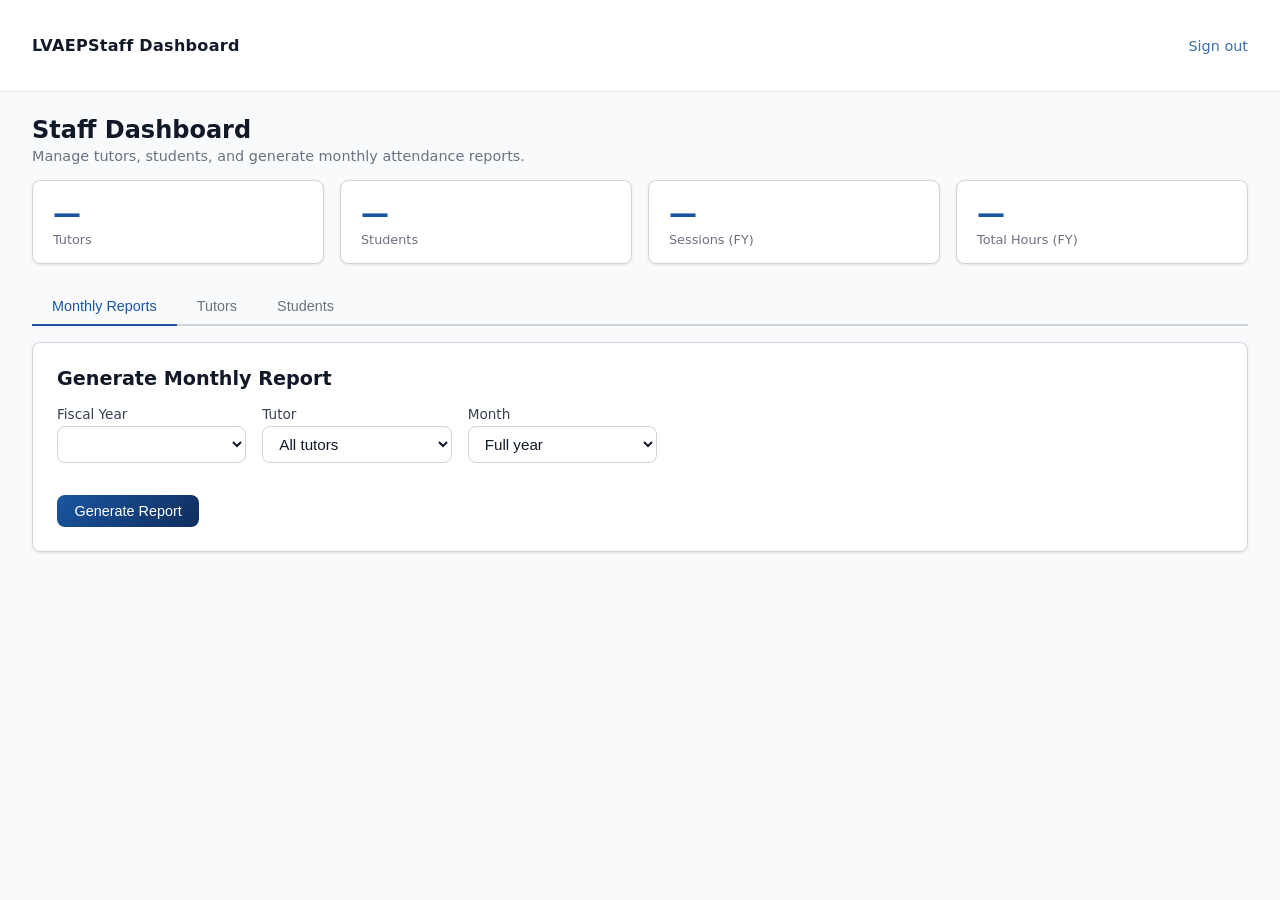
<file: admin.html>
<!DOCTYPE html>
<html lang="en">
<head>
  <meta charset="UTF-8" />
  <meta name="viewport" content="width=device-width, initial-scale=1.0" />
  <title>LVAEP — Staff Dashboard</title>
  <link rel="stylesheet" href="css/styles.css" />
  <style>
    .tab-bar { display: flex; gap: 0; border-bottom: 2px solid var(--border); margin: 1.5rem 0 1rem; }
    .tab-btn { background: none; border: none; padding: .6rem 1.25rem; font-size: .9rem; font-weight: 500; cursor: pointer; color: var(--gray); border-bottom: 2px solid transparent; margin-bottom: -2px; transition: color .15s, border-color .15s; }
    .tab-btn.active { color: var(--blue); border-bottom-color: var(--blue); }
    .tab-panel { display: none; }
    .tab-panel.active { display: block; }
    .report-day-cell { min-width: 2rem; }
    @media print {
      nav, .tab-bar, .no-print { display: none !important; }
      .tab-panel { display: block !important; }
      body { background: white; }
    }
  </style>
</head>
<body>

<nav>
  <div class="brand">LVAEP<span>Staff Dashboard</span></div>
  <div class="nav-right">
    <span id="nav-user"></span>
    <a href="#" id="nav-signout">Sign out</a>
  </div>
</nav>

<div class="page-wrap">

  <div class="page-header">
    <h1>Staff Dashboard</h1>
    <p>Manage tutors, students, and generate monthly attendance reports.</p>
  </div>

  <!-- Summary stats -->
  <div class="stats-row" id="admin-stats">
    <div class="stat-card"><div class="stat-val" id="s-tutors">—</div><div class="stat-lbl">Tutors</div></div>
    <div class="stat-card"><div class="stat-val" id="s-students">—</div><div class="stat-lbl">Students</div></div>
    <div class="stat-card"><div class="stat-val" id="s-sessions">—</div><div class="stat-lbl">Sessions (FY)</div></div>
    <div class="stat-card"><div class="stat-val" id="s-hours">—</div><div class="stat-lbl">Total Hours (FY)</div></div>
  </div>

  <!-- Tabs -->
  <div class="tab-bar">
    <button class="tab-btn active" data-tab="reports">Monthly Reports</button>
    <button class="tab-btn" data-tab="tutors">Tutors</button>
    <button class="tab-btn" data-tab="students">Students</button>
  </div>

  <!-- ── REPORTS TAB ────────────────────────────────────────────────────────── -->
  <div class="tab-panel active" id="tab-reports">
    <div class="card">
      <h2>Generate Monthly Report</h2>
      <div class="form-row" style="max-width:600px; margin-bottom:1rem;">
        <div class="form-group">
          <label>Fiscal Year</label>
          <select id="rep-fy" class="form-control"></select>
        </div>
        <div class="form-group">
          <label>Tutor</label>
          <select id="rep-tutor" class="form-control">
            <option value="">All tutors</option>
          </select>
        </div>
        <div class="form-group">
          <label>Month</label>
          <select id="rep-month" class="form-control">
            <option value="">Full year</option>
          </select>
        </div>
      </div>
      <div class="flex gap-1 no-print">
        <button class="btn btn-primary" id="rep-generate-btn">Generate Report</button>
        <button class="btn btn-ghost" id="rep-print-btn" style="display:none;">Print / Save PDF</button>
      </div>
    </div>

    <div id="report-output" style="margin-top:1rem;"></div>
  </div>

  <!-- ── TUTORS TAB ─────────────────────────────────────────────────────────── -->
  <div class="tab-panel" id="tab-tutors">
    <div class="flex justify-between items-center" style="margin-bottom:1rem;">
      <h2 style="margin:0;">Tutors</h2>
      <button class="btn btn-primary no-print" id="add-tutor-btn">+ Add Tutor</button>
    </div>
    <div class="card table-wrap">
      <table>
        <thead><tr><th>Name</th><th>Email</th><th>Students</th><th class="no-print"></th></tr></thead>
        <tbody id="tutors-body"><tr><td colspan="4"><div class="loading-full" style="min-height:3rem;"></div></td></tr></tbody>
      </table>
    </div>
  </div>

  <!-- ── STUDENTS TAB ───────────────────────────────────────────────────────── -->
  <div class="tab-panel" id="tab-students">
    <div class="flex justify-between items-center" style="margin-bottom:1rem;">
      <h2 style="margin:0;">Students</h2>
      <button class="btn btn-primary no-print" id="add-student-btn">+ Add Student</button>
    </div>
    <div class="card table-wrap">
      <table>
        <thead><tr><th>Name</th><th>Tutor</th><th>Status</th><th class="no-print"></th></tr></thead>
        <tbody id="students-body"><tr><td colspan="4"><div class="loading-full" style="min-height:3rem;"></div></td></tr></tbody>
      </table>
    </div>
  </div>

</div>

<!-- ── Add Tutor Modal ──────────────────────────────────────────────────────── -->
<div class="modal-overlay hidden" id="modal-tutor">
  <div class="modal">
    <div class="modal-header">
      <h3 id="tutor-modal-title">Add Tutor</h3>
      <button class="modal-close" id="close-tutor-modal">✕</button>
    </div>
    <div id="tutor-modal-error" class="alert alert-error" style="display:none;"></div>
    <div class="form-group">
      <label>Full Name</label>
      <input id="tutor-name" type="text" class="form-control" placeholder="Jane Smith" />
    </div>
    <div class="form-group">
      <label>Email</label>
      <input id="tutor-email" type="email" class="form-control" placeholder="jane@example.com" />
    </div>
    <div class="form-group" id="tutor-pass-group">
      <label>Temporary Password</label>
      <input id="tutor-pass" type="text" class="form-control" placeholder="Min 6 characters" />
    </div>
    <div class="flex gap-1 mt-2">
      <button class="btn btn-primary" id="save-tutor-btn">Create Account</button>
      <button class="btn btn-ghost" id="cancel-tutor-btn">Cancel</button>
    </div>
  </div>
</div>

<!-- ── Add Student Modal ────────────────────────────────────────────────────── -->
<div class="modal-overlay hidden" id="modal-student">
  <div class="modal">
    <div class="modal-header">
      <h3 id="student-modal-title">Add Student</h3>
      <button class="modal-close" id="close-student-modal">✕</button>
    </div>
    <div class="form-group">
      <label>Student Name</label>
      <input id="student-name" type="text" class="form-control" placeholder="Full name" />
    </div>
    <div class="form-group">
      <label>Assign to Tutor</label>
      <select id="student-tutor" class="form-control">
        <option value="">— select —</option>
      </select>
    </div>
    <div class="form-group">
      <label>Status</label>
      <select id="student-status" class="form-control">
        <option value="active">Active</option>
        <option value="stopped">Stopped</option>
      </select>
    </div>
    <div class="flex gap-1 mt-2">
      <button class="btn btn-primary" id="save-student-btn">Save</button>
      <button class="btn btn-ghost" id="cancel-student-btn">Cancel</button>
    </div>
  </div>
</div>

<script type="module">
import {
  requireAuth, signOut, auth,
  getAllTutors, getAllStudents, getSessionsForTutor,
  buildReport, fiscalYear, MONTHS, calToFiscal,
  db, collection, doc, setDoc, updateDoc, addDoc, getDocs, query, where,
  setNavUser, toast
} from "./js/app.js";

// Firebase Auth REST API for creating users (requires admin SDK normally,
// but we use a Cloud Function approach — for plain HTML we create users
// via sign-in with a secondary app instance)
import { initializeApp } from "https://www.gstatic.com/firebasejs/10.12.2/firebase-app.js";
import { getAuth, createUserWithEmailAndPassword } from "https://www.gstatic.com/firebasejs/10.12.2/firebase-auth.js";
import firebaseConfig from "./js/firebase-config.js";

let adminProfile, tutors, students, allSessions = [];
const fy = fiscalYear();

// ── Boot ───────────────────────────────────────────────────────────────────────
(async () => {
  ({ profile: adminProfile } = await requireAuth(["admin"]));
  setNavUser(adminProfile.name);

  [tutors, students] = await Promise.all([getAllTutors(), getAllStudents()]);

  // Load all sessions for the current FY
  await loadAllSessions();

  renderStats();
  renderTutors();
  renderStudents();
  populateReportSelects();
  populateTutorDropdown();
})();

async function loadAllSessions() {
  const promises = tutors.map(t => getSessionsForTutor(t.id, fy));
  const results  = await Promise.all(promises);
  allSessions = results.flat();
}

// ── Stats ──────────────────────────────────────────────────────────────────────
function renderStats() {
  document.getElementById("s-tutors").textContent   = tutors.length;
  document.getElementById("s-students").textContent = students.length;
  document.getElementById("s-sessions").textContent = allSessions.length;
  document.getElementById("s-hours").textContent    = allSessions.reduce((a,s) => a + s.hours, 0).toFixed(1);
}

// ── Tabs ───────────────────────────────────────────────────────────────────────
document.querySelectorAll(".tab-btn").forEach(btn => {
  btn.addEventListener("click", () => {
    document.querySelectorAll(".tab-btn, .tab-panel").forEach(el => el.classList.remove("active"));
    btn.classList.add("active");
    document.getElementById(`tab-${btn.dataset.tab}`).classList.add("active");
  });
});

// ── Tutors table ───────────────────────────────────────────────────────────────
function renderTutors() {
  const stuByTutor = {};
  students.forEach(s => { stuByTutor[s.tutorId] = (stuByTutor[s.tutorId] || 0) + 1; });

  document.getElementById("tutors-body").innerHTML = tutors.length ? tutors.map(t => `
    <tr>
      <td><strong>${t.name}</strong></td>
      <td>${t.email}</td>
      <td><span class="badge badge-blue">${stuByTutor[t.id] || 0} student${stuByTutor[t.id] !== 1 ? "s" : ""}</span></td>
      <td class="no-print"><button class="btn btn-ghost btn-sm" onclick="alert('To remove a tutor, disable their account in Firebase Console → Authentication.')">Manage</button></td>
    </tr>`).join("") :
    `<tr><td colspan="4"><div class="empty-state"><p>No tutors yet. Click "+ Add Tutor" to create one.</p></div></td></tr>`;
}

// ── Students table ─────────────────────────────────────────────────────────────
function renderStudents() {
  const tutorMap = Object.fromEntries(tutors.map(t => [t.id, t.name]));
  document.getElementById("students-body").innerHTML = students.length ? students.map(s => `
    <tr>
      <td><strong>${s.name}</strong></td>
      <td>${tutorMap[s.tutorId] ?? "Unassigned"}</td>
      <td><span class="badge ${s.status === "active" ? "badge-green" : "badge-red"}">${s.status ?? "active"}</span></td>
      <td class="no-print">
        <button class="btn btn-ghost btn-sm edit-stu-btn" data-id="${s.id}" data-name="${s.name}" data-tutor="${s.tutorId}" data-status="${s.status ?? 'active'}">Edit</button>
      </td>
    </tr>`).join("") :
    `<tr><td colspan="4"><div class="empty-state"><p>No students yet.</p></div></td></tr>`;
}

document.getElementById("students-body").addEventListener("click", e => {
  const btn = e.target.closest(".edit-stu-btn");
  if (!btn) return;
  openStudentModal({
    id:     btn.dataset.id,
    name:   btn.dataset.name,
    tutorId:btn.dataset.tutor,
    status: btn.dataset.status
  });
});

// ── Report selects ─────────────────────────────────────────────────────────────
function populateReportSelects() {
  // Fiscal years (last 3)
  const fyEl = document.getElementById("rep-fy");
  for (let y = fy; y >= fy - 2; y--) {
    const o = document.createElement("option");
    o.value = y; o.textContent = `FY${y} (Jul ${y-1} – Jun ${y})`;
    if (y === fy) o.selected = true;
    fyEl.appendChild(o);
  }

  // Tutors
  const tutorEl = document.getElementById("rep-tutor");
  tutors.forEach(t => {
    const o = document.createElement("option");
    o.value = t.id; o.textContent = t.name;
    tutorEl.appendChild(o);
  });

  // Months
  const moEl = document.getElementById("rep-month");
  MONTHS.forEach(m => {
    const o = document.createElement("option");
    o.value = m; o.textContent = m;
    moEl.appendChild(o);
  });
  // Pre-select current fiscal month
  const now = new Date();
  moEl.value = MONTHS[calToFiscal(now.getMonth())];
}

// ── Generate report ────────────────────────────────────────────────────────────
document.getElementById("rep-generate-btn").addEventListener("click", async () => {
  const repFy    = parseInt(document.getElementById("rep-fy").value);
  const tutorId  = document.getElementById("rep-tutor").value;
  const month    = document.getElementById("rep-month").value;
  const output   = document.getElementById("report-output");
  const printBtn = document.getElementById("rep-print-btn");

  output.innerHTML = `<div class="loading-full"><div class="spinner" style="border-color:var(--blue);border-top-color:transparent;width:2rem;height:2rem;border-width:3px;"></div><span>Loading…</span></div>`;

  const targetTutors = tutorId ? tutors.filter(t => t.id === tutorId) : tutors;
  const sessions = [];
  for (const t of targetTutors) {
    const s = await getSessionsForTutor(t.id, repFy);
    sessions.push(...s.map(x => ({ ...x, _tutorName: t.name })));
  }

  const monthsToShow = month ? [month] : MONTHS;

  // Group by tutor → student → sessions
  const tutorMap = Object.fromEntries(tutors.map(t => [t.id, t.name]));
  const stuMap   = Object.fromEntries(students.map(s => [s.id, s]));

  // Build per-tutor blocks
  const tutorIds = [...new Set(sessions.map(s => s.tutorId))];
  if (!tutorIds.length) {
    output.innerHTML = `<div class="card"><div class="empty-state"><p>No sessions found for the selected filters.</p></div></div>`;
    printBtn.style.display = "none";
    return;
  }

  let html = "";
  for (const tid of tutorIds) {
    const tSessions = sessions.filter(s => s.tutorId === tid);
    const stuIds    = [...new Set(tSessions.map(s => s.studentId))];

    html += `<div class="card" style="margin-bottom:1rem;page-break-inside:avoid;">
      <div class="flex justify-between items-center" style="margin-bottom:.75rem;">
        <h2 style="margin:0;">Tutor: ${tutorMap[tid] ?? tid}</h2>
        <span class="badge badge-blue">${tSessions.length} session${tSessions.length !== 1 ? "s" : ""} &nbsp;·&nbsp; ${tSessions.reduce((a,s)=>a+s.hours,0).toFixed(1)} hrs</span>
      </div>`;

    for (const sid of stuIds) {
      const stu  = stuMap[sid];
      const name = stu?.name ?? "Unknown";
      const sSessions = tSessions.filter(s => s.studentId === sid);

      html += `<div style="margin-bottom:1.25rem;">
        <h3 style="margin-bottom:.5rem;">Student: ${name}</h3>
        <div class="table-wrap">
          <table class="report-table">
            <thead><tr><th style="min-width:40px;">Day</th>${monthsToShow.map(m=>`<th>${m}</th>`).join("")}<th>Total</th></tr></thead>
            <tbody>`;

      let colTotals = Object.fromEntries(monthsToShow.map(m => [m, 0]));
      for (let d = 1; d <= 31; d++) {
        const daySessions = sSessions.filter(s => s.date.toDate().getDate() === d);
        let rowTotal = 0;
        const cells = monthsToShow.map(m => {
          const val = daySessions
            .filter(s => MONTHS[calToFiscal(s.date.toDate().getMonth())] === m)
            .reduce((a, s) => a + s.hours, 0);
          if (val) { colTotals[m] += val; rowTotal += val; }
          return `<td class="report-day-cell">${val || ""}</td>`;
        }).join("");
        html += `<tr><td>${d}</td>${cells}<td>${rowTotal || ""}</td></tr>`;
      }

      // Totals row
      const grandTotal = Object.values(colTotals).reduce((a,v)=>a+v,0);
      html += `<tr class="total-row"><td>Total</td>${monthsToShow.map(m=>`<td>${colTotals[m]||""}</td>`).join("")}<td>${grandTotal.toFixed(1)}</td></tr>`;
      html += `</tbody></table></div></div>`;
    }

    html += `</div>`;
  }

  output.innerHTML = html;
  printBtn.style.display = "inline-flex";
});

document.getElementById("rep-print-btn").addEventListener("click", () => window.print());

// ── Tutor modal ────────────────────────────────────────────────────────────────
document.getElementById("add-tutor-btn").addEventListener("click", () => {
  document.getElementById("tutor-name").value = "";
  document.getElementById("tutor-email").value = "";
  document.getElementById("tutor-pass").value = "";
  document.getElementById("tutor-modal-error").style.display = "none";
  document.getElementById("save-tutor-btn").textContent = "Create Account";
  document.getElementById("modal-tutor").classList.remove("hidden");
});
["close-tutor-modal","cancel-tutor-btn"].forEach(id =>
  document.getElementById(id).addEventListener("click", () =>
    document.getElementById("modal-tutor").classList.add("hidden")));

document.getElementById("save-tutor-btn").addEventListener("click", async () => {
  const name  = document.getElementById("tutor-name").value.trim();
  const email = document.getElementById("tutor-email").value.trim();
  const pass  = document.getElementById("tutor-pass").value;
  const errEl = document.getElementById("tutor-modal-error");
  errEl.style.display = "none";

  if (!name || !email || !pass) { errEl.textContent = "All fields are required."; errEl.style.display = "block"; return; }
  if (pass.length < 6) { errEl.textContent = "Password must be at least 6 characters."; errEl.style.display = "block"; return; }

  const btn = document.getElementById("save-tutor-btn");
  btn.disabled = true; btn.innerHTML = '<span class="spinner"></span>';

  try {
    // Create auth user via a secondary app instance so admin stays logged in
    const secondaryApp  = initializeApp(firebaseConfig, "secondary-" + Date.now());
    const secondaryAuth = getAuth(secondaryApp);
    const cred = await createUserWithEmailAndPassword(secondaryAuth, email, pass);
    await secondaryAuth.signOut();

    await setDoc(doc(db, "users", cred.user.uid), { name, email, role: "tutor" });

    tutors = await getAllTutors();
    renderTutors();
    populateTutorDropdown();
    document.getElementById("modal-tutor").classList.add("hidden");
    toast(`Tutor "${name}" created. Share their login: ${email} / ${pass}`);
  } catch (ex) {
    errEl.textContent = ex.message;
    errEl.style.display = "block";
  } finally {
    btn.disabled = false; btn.textContent = "Create Account";
  }
});

// ── Student modal ──────────────────────────────────────────────────────────────
let editingStudentId = null;

function populateTutorDropdown() {
  const sel = document.getElementById("student-tutor");
  sel.innerHTML = '<option value="">— select —</option>' +
    tutors.map(t => `<option value="${t.id}">${t.name}</option>`).join("");
}

function openStudentModal(stu = null) {
  editingStudentId = stu?.id ?? null;
  document.getElementById("student-modal-title").textContent = stu ? "Edit Student" : "Add Student";
  document.getElementById("student-name").value   = stu?.name ?? "";
  document.getElementById("student-tutor").value  = stu?.tutorId ?? "";
  document.getElementById("student-status").value = stu?.status ?? "active";
  document.getElementById("modal-student").classList.remove("hidden");
}

document.getElementById("add-student-btn").addEventListener("click", () => openStudentModal());
["close-student-modal","cancel-student-btn"].forEach(id =>
  document.getElementById(id).addEventListener("click", () =>
    document.getElementById("modal-student").classList.add("hidden")));

document.getElementById("save-student-btn").addEventListener("click", async () => {
  const name    = document.getElementById("student-name").value.trim();
  const tutorId = document.getElementById("student-tutor").value;
  const status  = document.getElementById("student-status").value;
  if (!name || !tutorId) { toast("Name and tutor are required.", "error"); return; }

  const btn = document.getElementById("save-student-btn");
  btn.disabled = true;

  try {
    if (editingStudentId) {
      const { updateDoc: upd, doc: docRef } = await import("https://www.gstatic.com/firebasejs/10.12.2/firebase-firestore.js");
      await updateDoc(doc(db, "students", editingStudentId), { name, tutorId, status });
    } else {
      await addDoc(collection(db, "students"), { name, tutorId, status, createdAt: new Date() });
    }
    students = await getAllStudents();
    renderStudents();
    document.getElementById("modal-student").classList.add("hidden");
    toast(editingStudentId ? "Student updated." : "Student added.");
  } catch (ex) {
    toast("Error: " + ex.message, "error");
  } finally {
    btn.disabled = false;
  }
});

// ── Sign out ───────────────────────────────────────────────────────────────────
document.getElementById("nav-signout").addEventListener("click", async (e) => {
  e.preventDefault();
  await signOut(auth);
  location.href = "index.html";
});

// Helper import
async function getAllStudents() {
  const { getDocs, collection: col } = await import("https://www.gstatic.com/firebasejs/10.12.2/firebase-firestore.js");
  const snap = await getDocs(col(db, "students"));
  return snap.docs.map(d => ({ id: d.id, ...d.data() }));
}
async function getAllTutors() {
  const { getDocs, collection: col, query: q, where: w } = await import("https://www.gstatic.com/firebasejs/10.12.2/firebase-firestore.js");
  const snap = await getDocs(q(col(db, "users"), w("role","==","tutor")));
  return snap.docs.map(d => ({ id: d.id, ...d.data() }));
}
</script>
</body>
</html>
</file>
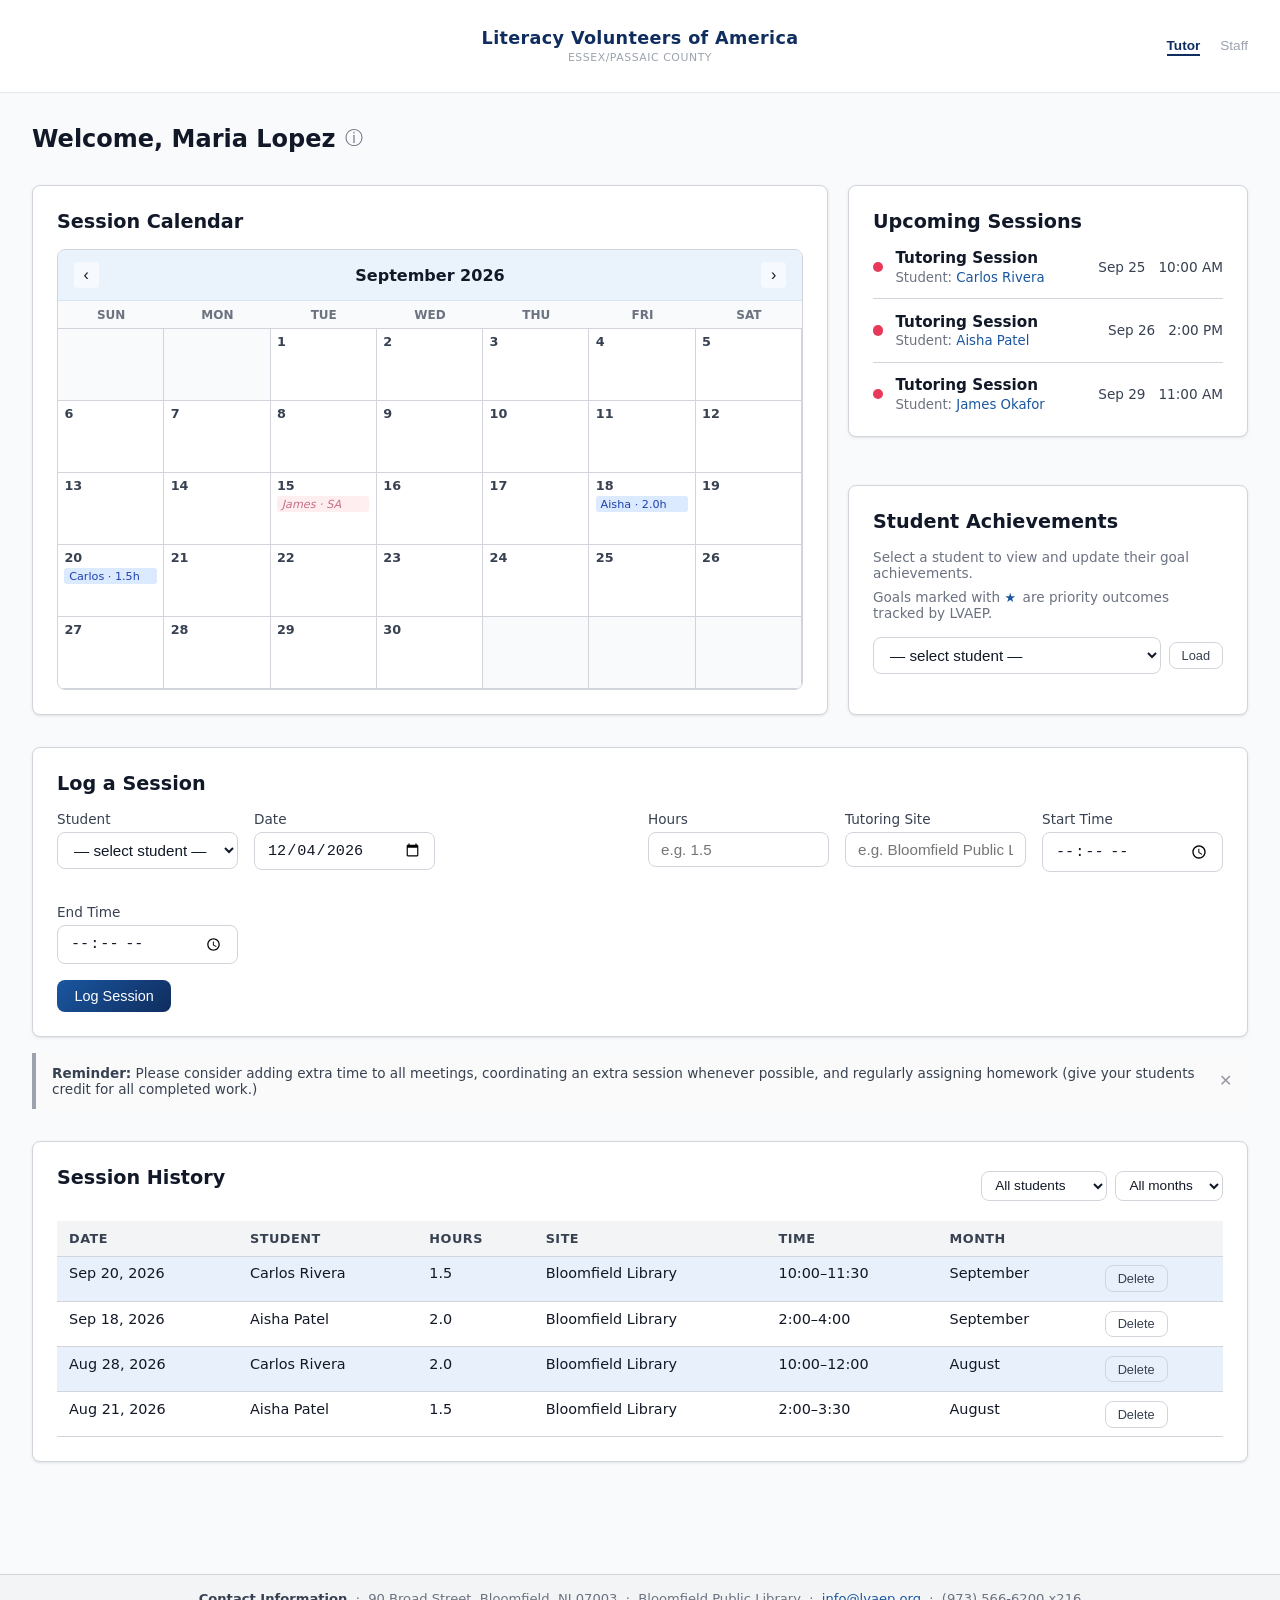
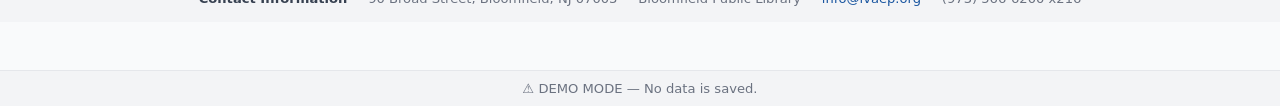
<file: demo.html>
<!DOCTYPE html>
<html lang="en">
<head>
  <meta charset="UTF-8" />
  <meta name="viewport" content="width=device-width, initial-scale=1.0" />
  <title>LVAEP — Demo</title>
  <link rel="stylesheet" href="css/styles.css" />
  <style>
    .demo-banner { background:#f3f4f6; color:#6b7280; border-bottom:1px solid #e5e7eb; text-align:center; padding:.4rem; font-size:.82rem; font-weight:500; }
    .tab-bar { display:flex; gap:0; border-bottom:2px solid var(--border); margin:1.5rem 0 1rem; }
    .tab-btn { background:none; border:none; padding:.6rem 1.25rem; font-size:.9rem; font-weight:500; cursor:pointer; color:var(--gray); border-bottom:2px solid transparent; margin-bottom:-2px; transition:color .15s,border-color .15s; }
    .tab-btn.active { color:var(--blue); border-bottom-color:var(--blue); }
    .tab-panel { display:none; }
    .tab-panel.active { display:block; }

    /* Session type pills */
    .type-pill { display:inline-block; padding:.1rem .45rem; border-radius:4px; font-size:.75rem; font-weight:500; }
    .type-hours { background:#dbeafe; color:#1e40af; }
    .type-ta    { background:#fef3c7; color:#92400e; }
    .type-sa    { background:#ffe4e6; color:#9f1239; }
    .type-h     { background:#d1fae5; color:#065f46; }

    /* Approval status */
    .status-pending  { background:#fef3c7; color:#92400e; }
    .status-approved { background:#d1fae5; color:#065f46; }
    .status-rejected { background:#fee2e2; color:#991b1b; }

    /* Info button */
    .info-btn-wrap { position:relative; display:inline-flex; align-items:center; }
    .info-btn { background:none; border:none; font-size:1.1rem; color:var(--gray); cursor:pointer; line-height:1; padding:.1rem; }
    .info-btn:hover { color:var(--blue); }
    .info-tooltip { display:none; position:absolute; left:1.5rem; top:50%; transform:translateY(-50%); background:#1e293b; color:#fff; font-size:.8rem; padding:.4rem .75rem; border-radius:6px; white-space:nowrap; z-index:10; box-shadow:0 4px 12px rgba(0,0,0,.2); }
    .info-tooltip.visible { display:block; }

    /* Two-column calendar layout */
    .cal-sidebar-layout { display:grid; grid-template-columns:1fr 400px; gap:1.25rem; align-items:stretch; width:100%; }
    .cal-col { min-width:0; }
    .sidebar-col { display:flex; flex-direction:column; justify-content:space-between; gap:0; }
    @media (max-width:900px) { .cal-sidebar-layout { grid-template-columns:1fr; } }

    /* Upcoming sessions */
    .upcoming-item { display:flex; align-items:center; justify-content:space-between; padding:.85rem 0; border-bottom:1px solid var(--border); gap:1rem; }
    .upcoming-item:last-child { border-bottom:none; padding-bottom:0; }
    .upcoming-item:first-child { padding-top:0; }
    .upcoming-left { display:flex; align-items:center; gap:.75rem; }
    .upcoming-dot { width:.65rem; height:.65rem; border-radius:50%; background:#e8395a; flex-shrink:0; }
    .upcoming-title { font-weight:600; font-size:.95rem; color:#111827; }
    .upcoming-meta { font-size:.83rem; color:var(--gray); margin-top:.15rem; }
    .upcoming-meta strong { color:var(--blue); font-weight:500; }
    .upcoming-date { font-size:.85rem; color:#374151; white-space:nowrap; font-weight:500; }

    /* Calendar */
    .cal-wrap { background:#fff; border:1px solid var(--border); border-radius:var(--radius); overflow:hidden; }
    .cal-header { display:flex; align-items:center; justify-content:space-between; padding:.75rem 1rem; background:#eaf2fb; color:#111827; border-bottom:1px solid #d4e6f5; }
    .cal-header button { background:rgba(255,255,255,.6); border:none; color:#111827; border-radius:4px; padding:.25rem .6rem; cursor:pointer; font-size:1rem; }
    .cal-header button:hover { background:rgba(255,255,255,.95); }
    .cal-grid { display:grid; grid-template-columns:repeat(7,1fr); }
    .cal-dow { text-align:center; padding:.4rem; font-size:.75rem; font-weight:600; text-transform:uppercase; color:var(--gray); background:#f9fafb; border-bottom:1px solid var(--border); }
    .cal-day { min-height:72px; padding:.3rem .4rem; border-right:1px solid var(--border); border-bottom:1px solid var(--border); cursor:pointer; transition:background .12s; position:relative; }
    .cal-day:hover { background:#eff6ff; }
    .cal-day:hover .cal-add { opacity:1; }
    .cal-add { position:absolute; top:.25rem; right:.3rem; font-size:.9rem; color:var(--blue); opacity:0; transition:opacity .15s; line-height:1; font-weight:600; pointer-events:none; }

    /* Quick-add popover */
    .quick-popover {
      position:absolute; z-index:200;
      background:#fff; border:1px solid var(--border);
      border-radius:var(--radius); padding:1rem;
      box-shadow:0 8px 24px rgba(0,0,0,.15);
      width:260px; display:none;
    }
    .quick-popover.visible { display:block; }
    .quick-popover h4 { font-size:.9rem; font-weight:600; margin-bottom:.75rem; color:#111827; }
    .quick-popover .form-group { margin-bottom:.6rem; }
    .quick-popover label { font-size:.78rem; }
    .quick-popover .form-control { font-size:.85rem; padding:.35rem .6rem; }
    .quick-popover-footer { display:flex; gap:.5rem; margin-top:.75rem; }
    .quick-popover-footer .btn { font-size:.8rem; padding:.35rem .75rem; }
    .cal-day.other-month { background:#f9fafb; }
    .cal-day.today { background:#eff6ff; }
    .cal-day.today .cal-day-num { background:var(--blue); color:#fff; border-radius:50%; width:1.4rem; height:1.4rem; display:flex; align-items:center; justify-content:center; font-size:.8rem; }
    .cal-day-num { font-size:.8rem; font-weight:600; color:#374151; margin-bottom:.2rem; }
    .cal-event { font-size:.7rem; border-radius:3px; padding:.1rem .3rem; margin-bottom:.15rem; white-space:nowrap; overflow:hidden; text-overflow:ellipsis; }
    .cal-event.hours { background:#dbeafe; color:#1e40af; }
    .cal-event.ta    { background:#fef3c7; color:#92400e; }
    .cal-event.sa    { background:#ffe4e6; color:#9f1239; }
    .cal-event.h     { background:#d1fae5; color:#065f46; }
    .cal-event.pending { opacity:.6; font-style:italic; }

    /* Contact footer */
    .contact-footer { background:#f3f4f6; border-top:1px solid var(--border); text-align:center; padding:1rem; font-size:.82rem; color:var(--gray); margin-top:3rem; }
    .contact-footer strong { color:#374151; }

    /* Reminder banner */
    .reminder-banner { background:#fafafa; border-left:4px solid #9ca3af; border-radius:0 var(--radius) var(--radius) 0; padding:.75rem 1rem; font-size:.85rem; color:#374151; margin-top:1rem; }

    /* Stopped panel */
    .stopped-panel { background:#fff1f2; border:1px solid #fecdd3; border-radius:var(--radius); padding:1rem 1.25rem; margin-top:1rem; }
    .stopped-panel h4 { color:#9f1239; margin-bottom:.5rem; font-size:.95rem; }

    /* Achievement star */
    .ach-star { color:var(--blue); font-weight:700; margin-right:.15rem; font-size:.8rem; }

    /* Approvals badge on tab */
    .tab-badge { background:#ef4444; color:#fff; border-radius:999px; font-size:.7rem; padding:.05rem .4rem; margin-left:.35rem; vertical-align:middle; }

    @media print {
      .demo-banner, nav, .tab-bar, .no-print, .reminder-banner { display:none !important; }
      .tab-panel { display:block !important; }
      body { background:white; }
      .contact-footer { position:fixed; bottom:0; width:100%; }
    }
  </style>
</head>
<body>

<nav>
  <div style="position:absolute;left:50%;transform:translateX(-50%);text-align:center;font-family:'Segoe UI',system-ui,sans-serif;">
    <div style="font-size:1.1rem;font-weight:700;letter-spacing:.02em;color:#0f2d5e;line-height:1.2;">Literacy Volunteers of America</div>
    <div style="font-size:.68rem;font-weight:400;color:#9ca3af;letter-spacing:.05em;text-transform:uppercase;margin-top:.15rem;">Essex/Passaic County</div>
  </div>
  <div></div>
  <div class="nav-right">
    <span id="nav-user"></span>
    <div style="display:flex;gap:1.25rem;">
      <button id="role-tutor-btn" onclick="setDemoRole('tutor')" style="background:none;border:none;border-bottom:2px solid #0f2d5e;cursor:pointer;font-size:.85rem;font-weight:600;color:#0f2d5e;padding:.1rem 0;transition:all .15s;">Tutor</button>
      <button id="role-staff-btn" onclick="setDemoRole('admin')" style="background:none;border:none;border-bottom:2px solid transparent;cursor:pointer;font-size:.85rem;font-weight:500;color:#9ca3af;padding:.1rem 0;transition:all .15s;">Staff</button>
    </div>
  </div>
</nav>

<!-- ── TUTOR VIEW ───────────────────────────────────────────────────────────── -->
<div id="view-tutor" style="display:none;">
  <div class="page-wrap">
    <div class="page-header" style="margin:2rem 0 2rem;">
      <div class="flex items-center gap-1">
        <h1 style="margin:0;">Welcome, Maria Lopez</h1>
        <div class="info-btn-wrap">
          <button class="info-btn" id="info-toggle" aria-label="Info">&#9432;</button>
          <div class="info-tooltip" id="info-tooltip">Fiscal Year FY2027 &nbsp;·&nbsp; Log sessions from the calendar or the form on the right.</div>
        </div>
      </div>
    </div>

    <!-- Calendar + Sidebar -->
    <div class="cal-sidebar-layout" style="margin-top:2rem;">

      <!-- Left: Calendar -->
      <div class="cal-col">
        <div class="card">
          <div style="margin-bottom:1rem;">
            <h2 style="margin:0;">Session Calendar</h2>
          </div>
          <div class="cal-wrap" id="cal-wrap"></div>
        </div>
      </div>

      <!-- Right: Upcoming + Achievements -->
      <div class="sidebar-col">

        <!-- Upcoming Sessions -->
        <div class="card">
          <h2 style="margin-bottom:1rem;">Upcoming Sessions</h2>
          <div id="upcoming-list">
            <div class="upcoming-item">
              <div class="upcoming-left">
                <span class="upcoming-dot"></span>
                <div>
                  <div class="upcoming-title">Tutoring Session</div>
                  <div class="upcoming-meta">Student: <strong>Carlos Rivera</strong></div>
                </div>
              </div>
              <div class="upcoming-date">Sep 25 &nbsp; 10:00 AM</div>
            </div>
            <div class="upcoming-item">
              <div class="upcoming-left">
                <span class="upcoming-dot"></span>
                <div>
                  <div class="upcoming-title">Tutoring Session</div>
                  <div class="upcoming-meta">Student: <strong>Aisha Patel</strong></div>
                </div>
              </div>
              <div class="upcoming-date">Sep 26 &nbsp; 2:00 PM</div>
            </div>
            <div class="upcoming-item">
              <div class="upcoming-left">
                <span class="upcoming-dot"></span>
                <div>
                  <div class="upcoming-title">Tutoring Session</div>
                  <div class="upcoming-meta">Student: <strong>James Okafor</strong></div>
                </div>
              </div>
              <div class="upcoming-date">Sep 29 &nbsp; 11:00 AM</div>
            </div>
          </div>
        </div>

        <!-- Student Achievements -->
        <div class="card mt-2" style="margin-top:1rem;">
          <h2>Student Achievements</h2>
          <p class="text-sm text-gray" style="margin-bottom:.5rem;">Select a student to view and update their goal achievements.</p>
          <p class="text-sm text-gray" style="margin-bottom:1rem;">Goals marked with <span class="ach-star">★</span> are priority outcomes tracked by LVAEP.</p>
          <div class="flex gap-1 items-center" style="margin-bottom:1rem;">
            <select id="ach-student-select" class="form-control">
              <option value="">— select student —</option>
              <option>Carlos Rivera</option>
              <option>Aisha Patel</option>
              <option>James Okafor</option>
            </select>
            <button class="btn btn-ghost btn-sm" id="ach-load-btn">Load</button>
          </div>
          <div id="ach-panel" style="display:none;">

            <!-- Recurring schedule -->
            <div class="form-row" style="margin-bottom:1rem;">
              <div class="form-group" style="margin:0;">
                <label>Regular Day(s)</label>
                <input type="text" class="form-control" id="ach-days" placeholder="e.g. Mondays, Wednesdays" />
              </div>
              <div class="form-group" style="margin:0;">
                <label>Regular Time(s)</label>
                <input type="text" class="form-control" id="ach-times" placeholder="e.g. 10:00 AM – 12:00 PM" />
              </div>
            </div>

            <div id="ach-form-inner"></div>

            <div class="stopped-panel">
              <h4>STOPPED</h4>
              <label class="ach-item" style="margin-bottom:.75rem;">
                <input type="checkbox" id="stopped-check" />
                <span>Student is no longer being tutored — notify the office ASAP.</span>
              </label>
              <div id="stopped-reason-group" style="display:none;">
                <div class="form-group mt-1">
                  <label>Reason</label>
                  <input type="text" class="form-control" id="stopped-reason" placeholder="Enter reason…" />
                </div>
                <a id="stopped-mailto" href="#" class="btn btn-danger btn-sm mt-1" style="display:none;text-decoration:none;">
                  📧 Notify Office by Email
                </a>
              </div>
            </div>

            <div class="flex gap-1 mt-2">
              <button class="btn btn-success" id="ach-save-btn">Save Achievements</button>
            </div>
          </div>
        </div>

      </div>
    </div>

    <!-- Log a Session (full width) -->
    <div class="card" style="margin-top:2rem;">
      <h2 style="margin-bottom:1rem;">Log a Session</h2>
      <form id="demo-log-form">
        <div class="form-row">
          <div class="form-group">
            <label>Student</label>
            <select id="demo-student" class="form-control">
              <option value="">— select student —</option>
              <option>Carlos Rivera</option>
              <option>Aisha Patel</option>
              <option>James Okafor</option>
            </select>
          </div>
          <div class="form-group">
            <label>Date</label>
            <input id="demo-date" type="date" class="form-control" />
          </div>
          <div class="form-group">
            <input type="hidden" id="demo-type" value="hours" />
          </div>
          <div class="form-group" id="hours-group">
            <label>Hours</label>
            <input id="demo-hours" type="number" class="form-control" min="0.25" max="12" step="0.25" placeholder="e.g. 1.5" />
          </div>
          <div class="form-group">
            <label>Tutoring Site</label>
            <input id="demo-site" type="text" class="form-control" placeholder="e.g. Bloomfield Public Library" />
          </div>
          <div class="form-group">
            <label>Start Time</label>
            <input id="demo-time-start" type="time" class="form-control" />
          </div>
          <div class="form-group">
            <label>End Time</label>
            <input id="demo-time-end" type="time" class="form-control" />
          </div>
        </div>
        <button type="submit" class="btn btn-primary">Log Session</button>
      </form>
    </div>

    <div class="reminder-banner" id="reminder-banner" style="display:flex;align-items:center;justify-content:space-between;">
      <span><strong>Reminder:</strong> Please consider adding extra time to all meetings, coordinating an extra session whenever possible, and regularly assigning homework (give your students credit for all completed work.)</span>
      <button onclick="document.getElementById('reminder-banner').style.display='none'" style="background:none;border:none;cursor:pointer;font-size:1rem;color:#6b7280;margin-left:1rem;line-height:1;opacity:.7;" title="Dismiss">✕</button>
    </div>

    <!-- Recent Sessions -->
    <div class="card" style="margin-top:2rem;">
      <div class="flex items-center justify-between" style="margin-bottom:1rem;">
        <h2 style="margin-bottom:1rem;">Session History</h2>
        <div class="flex gap-1 items-center">
          <select class="form-control" style="width:auto;padding:.35rem .6rem;font-size:.85rem;">
            <option>All students</option>
            <option>Carlos Rivera</option>
            <option>Aisha Patel</option>
            <option>James Okafor</option>
          </select>
          <select class="form-control" style="width:auto;padding:.35rem .6rem;font-size:.85rem;">
            <option>All months</option>
            <option>July</option><option>August</option><option>September</option>
          </select>
        </div>
      </div>
      <div class="table-wrap">
        <table class="sessions-table">
          <thead><tr><th>Date</th><th>Student</th><th>Hours</th><th>Site</th><th>Time</th><th>Month</th><th class="no-print"></th></tr></thead>
          <tbody id="demo-sessions-body">
            <tr><td>Sep 20, 2026</td><td>Carlos Rivera</td><td>1.5</td><td>Bloomfield Library</td><td>10:00–11:30</td><td>September</td><td><button class="btn btn-ghost btn-sm">Delete</button></td></tr>
            <tr><td>Sep 18, 2026</td><td>Aisha Patel</td><td>2.0</td><td>Bloomfield Library</td><td>2:00–4:00</td><td>September</td><td><button class="btn btn-ghost btn-sm">Delete</button></td></tr>
            <tr><td>Aug 28, 2026</td><td>Carlos Rivera</td><td>2.0</td><td>Bloomfield Library</td><td>10:00–12:00</td><td>August</td><td><button class="btn btn-ghost btn-sm">Delete</button></td></tr>
            <tr><td>Aug 21, 2026</td><td>Aisha Patel</td><td>1.5</td><td>Bloomfield Library</td><td>2:00–3:30</td><td>August</td><td><button class="btn btn-ghost btn-sm">Delete</button></td></tr>
          </tbody>
        </table>
      </div>
    </div>


  </div>
  <div class="contact-footer">
    <strong>Contact Information</strong> &nbsp;·&nbsp;
    90 Broad Street, Bloomfield, NJ 07003 &nbsp;·&nbsp;
    Bloomfield Public Library &nbsp;·&nbsp;
    <a href="mailto:info@lvaep.org">info@lvaep.org</a> &nbsp;·&nbsp;
    (973) 566-6200 x216
  </div>
</div>

<!-- ── ADMIN VIEW ───────────────────────────────────────────────────────────── -->
<div id="view-admin" style="display:none;">
  <div class="page-wrap">
    <div class="page-header">
      <h1>Staff Dashboard</h1>
    </div>

    <div class="tab-bar">
      <button class="tab-btn active" data-tab="reports">Monthly Reports</button>
      <button class="tab-btn" data-tab="tutors">Tutors</button>
      <button class="tab-btn" data-tab="students">Students</button>
    </div>

    <!-- ── REPORTS TAB ── -->
    <div class="tab-panel active" id="tab-reports">
      <div class="card">
        <h2>Generate Monthly Report</h2>
<div class="form-row" style="max-width:600px;margin-bottom:1rem;">
          <div class="form-group">
            <label>Fiscal Year</label>
            <select class="form-control"><option>FY2027 (Jul 2026 – Jun 2027)</option></select>
          </div>
          <div class="form-group">
            <label>Tutor</label>
            <select class="form-control">
              <option>All tutors</option>
              <option>Maria Lopez</option>
              <option>David Kim</option>
              <option>Sarah Chen</option>
              <option>Robert Nunez</option>
            </select>
          </div>
        </div>
        <div class="flex gap-1">
          <button class="btn btn-primary" id="demo-gen-btn">Generate Report</button>
          <button class="btn btn-ghost no-print" id="demo-print-btn" style="display:none;">Print</button>
          <button class="btn btn-ghost no-print" id="demo-csv-btn" style="display:none;">Export PDF</button>
        </div>
      </div>
      <div id="demo-report-output" style="margin-top:1rem;"></div>
    </div>

    <!-- ── TUTORS TAB ── -->
    <div class="tab-panel" id="tab-tutors">
      <div class="flex justify-between items-center" style="margin-bottom:1rem;">
        <h2 style="margin:0;">Tutors</h2>
        <button class="btn btn-primary no-print">+ Add Tutor</button>
      </div>
      <div class="card table-wrap">
        <table>
          <thead><tr><th>Name</th><th>Email</th><th>Students</th><th class="no-print"></th></tr></thead>
          <tbody>
            <tr><td><strong>Maria Lopez</strong></td><td>maria@example.com</td><td><span class="badge badge-blue">3 students</span></td><td class="no-print"><button class="btn btn-ghost btn-sm">Manage</button></td></tr>
            <tr><td><strong>David Kim</strong></td><td>david@example.com</td><td><span class="badge badge-blue">3 students</span></td><td class="no-print"><button class="btn btn-ghost btn-sm">Manage</button></td></tr>
            <tr><td><strong>Sarah Chen</strong></td><td>sarah@example.com</td><td><span class="badge badge-blue">3 students</span></td><td class="no-print"><button class="btn btn-ghost btn-sm">Manage</button></td></tr>
            <tr><td><strong>Robert Nunez</strong></td><td>robert@example.com</td><td><span class="badge badge-blue">2 students</span></td><td class="no-print"><button class="btn btn-ghost btn-sm">Manage</button></td></tr>
          </tbody>
        </table>
      </div>
    </div>

    <!-- ── STUDENTS TAB ── -->
    <div class="tab-panel" id="tab-students">
      <div class="flex justify-between items-center" style="margin-bottom:1rem;">
        <h2 style="margin:0;">Students</h2>
        <button class="btn btn-primary no-print">+ Add Student</button>
      </div>
      <div class="card table-wrap">
        <table>
          <thead><tr><th>Name</th><th>Tutor</th><th>Status</th><th>Stopped Reason</th><th class="no-print"></th></tr></thead>
          <tbody>
            <tr><td><strong>Carlos Rivera</strong></td><td>Maria Lopez</td><td><span class="badge badge-green">Active</span></td><td>—</td><td class="no-print"><button class="btn btn-ghost btn-sm">Edit</button></td></tr>
            <tr><td><strong>Aisha Patel</strong></td><td>Maria Lopez</td><td><span class="badge badge-green">Active</span></td><td>—</td><td class="no-print"><button class="btn btn-ghost btn-sm">Edit</button></td></tr>
            <tr><td><strong>James Okafor</strong></td><td>Maria Lopez</td><td><span class="badge badge-green">Active</span></td><td>—</td><td class="no-print"><button class="btn btn-ghost btn-sm">Edit</button></td></tr>
            <tr><td><strong>Priya Nair</strong></td><td>David Kim</td><td><span class="badge badge-green">Active</span></td><td>—</td><td class="no-print"><button class="btn btn-ghost btn-sm">Edit</button></td></tr>
            <tr><td><strong>Luis Morales</strong></td><td>David Kim</td><td><span class="badge badge-green">Active</span></td><td>—</td><td class="no-print"><button class="btn btn-ghost btn-sm">Edit</button></td></tr>
            <tr><td><strong>Fatima Hassan</strong></td><td>David Kim</td><td><span class="badge badge-red">Stopped</span></td><td class="text-gray text-sm">Relocated out of state</td><td class="no-print"><button class="btn btn-ghost btn-sm">Edit</button></td></tr>
            <tr><td><strong>Kevin Tran</strong></td><td>Sarah Chen</td><td><span class="badge badge-green">Active</span></td><td>—</td><td class="no-print"><button class="btn btn-ghost btn-sm">Edit</button></td></tr>
            <tr><td><strong>Amara Diallo</strong></td><td>Sarah Chen</td><td><span class="badge badge-green">Active</span></td><td>—</td><td class="no-print"><button class="btn btn-ghost btn-sm">Edit</button></td></tr>
            <tr><td><strong>Min-Jun Lee</strong></td><td>Sarah Chen</td><td><span class="badge badge-green">Active</span></td><td>—</td><td class="no-print"><button class="btn btn-ghost btn-sm">Edit</button></td></tr>
            <tr><td><strong>Rosa Gutierrez</strong></td><td>Robert Nunez</td><td><span class="badge badge-green">Active</span></td><td>—</td><td class="no-print"><button class="btn btn-ghost btn-sm">Edit</button></td></tr>
            <tr><td><strong>Dimitri Volkov</strong></td><td>Robert Nunez</td><td><span class="badge badge-green">Active</span></td><td>—</td><td class="no-print"><button class="btn btn-ghost btn-sm">Edit</button></td></tr>
          </tbody>
        </table>
      </div>
    </div>
  </div>

  <div class="contact-footer">
    <strong>Contact Information</strong> &nbsp;·&nbsp;
    90 Broad Street, Bloomfield, NJ 07003 &nbsp;·&nbsp;
    Bloomfield Public Library &nbsp;·&nbsp;
    <a href="mailto:info@lvaep.org">info@lvaep.org</a> &nbsp;·&nbsp;
    (973) 566-6200 x216
  </div>
</div>

<!-- Quick-add popover -->
<div class="quick-popover" id="quick-popover">
  <h4 id="quick-popover-title">Log Session</h4>
  <div class="form-group">
    <label>Student</label>
    <select id="quick-student" class="form-control">
      <option value="">— select —</option>
      <option>Carlos Rivera</option>
      <option>Aisha Patel</option>
      <option>James Okafor</option>
    </select>
  </div>
  <input type="hidden" id="quick-type" value="hours" />
  <div class="form-group" id="quick-hours-group">
    <label>Hours</label>
    <input id="quick-hours" type="number" class="form-control" min="0.25" max="12" step="0.25" placeholder="e.g. 1.5" />
  </div>
  <div class="quick-popover-footer">
    <button class="btn btn-primary" id="quick-save-btn">Log</button>
    <button class="btn btn-ghost" id="quick-cancel-btn">Cancel</button>
  </div>
</div>

<script>
// ── Data ───────────────────────────────────────────────────────────────────────
const ACH_GOALS = {
  "A. Economic": [
    { label:"Enter Employment", star:true }, { label:"Retain Employment", star:true },
    { label:"Leave public assistance", star:false }
  ],
  "B. Educational": [
    { label:"Achieve work-based project learner goal", star:false },
    { label:"Enter Occupational Skills Training Program", star:true },
    { label:"Enter Postsecondary Education", star:true },
    { label:"Obtain High School Diploma", star:true }
  ],
  "C. Family": [
    { label:"Help more frequently with school", star:false },
    { label:"Increase contact with child(ren)'s teachers", star:false },
    { label:"More involvement in child(ren)'s school activities", star:false },
    { label:"Purchase books or magazines", star:false },
    { label:"Read to child(ren)", star:false },
    { label:"Visit the library (with/for child(ren))", star:false }
  ],
  "D. Societal/Community": [
    { label:"Obtain citizenship", star:true }, { label:"Achieve civics skills", star:false },
    { label:"Increase involvement in community activities", star:false },
    { label:"Vote or register to vote", star:false }
  ],
  "E. Other(s)": []
};

const DEMO_GRID = {
  "Carlos Rivera": { September:{ 10:"1.5", 20:"1.5" }, August:{ 7:"1.5", 28:"2.0" }, July:{ 15:"2.0" } },
  "Aisha Patel":   { September:{ 18:"2.0" }, August:{ 21:"SA" }, July:{ 8:"1.5", 30:"2.0" } },
  "James Okafor":  { September:{ 15:"SA" }, August:{ 14:"2.0" }, July:{ 1:"2.0", 22:"1.5", 4:"H" } }
};

// Calendar session events for tutor view (Sep 2026)
const CAL_EVENTS = {
  "2026-09-20": [{ student:"Carlos Rivera", type:"hours", hours:"1.5", approved:true }],
  "2026-09-18": [{ student:"Aisha Patel",   type:"hours", hours:"2.0", approved:true }],
  "2026-09-15": [{ student:"James Okafor",  type:"sa",    hours:null,  approved:false }],
  "2026-08-28": [{ student:"Carlos Rivera", type:"hours", hours:"2.0", approved:true }],
  "2026-08-21": [{ student:"Aisha Patel",   type:"ta",    hours:null,  approved:true }],
};

// ── Role switch ────────────────────────────────────────────────────────────────
function showView(role) {
  document.getElementById("view-tutor").style.display = role === "tutor" ? "block" : "none";
  document.getElementById("view-admin").style.display = role === "admin" ? "block" : "none";
}
function setDemoRole(role) {
  showView(role);
  const active   = "border-bottom:2px solid #0f2d5e;color:#0f2d5e;font-weight:600;";
  const inactive = "border-bottom:2px solid transparent;color:#9ca3af;font-weight:500;";
  document.getElementById("role-tutor-btn").style.cssText += role === "tutor" ? active : inactive;
  document.getElementById("role-staff-btn").style.cssText += role === "admin" ? active : inactive;
}
setDemoRole("tutor");

document.getElementById("demo-date").value = new Date().toISOString().split("T")[0];

// Info tooltip toggle
const infoBtn = document.getElementById("info-toggle");
const infoTip = document.getElementById("info-tooltip");
infoBtn.addEventListener("click", e => { e.stopPropagation(); infoTip.classList.toggle("visible"); });
document.addEventListener("click", () => infoTip.classList.remove("visible"));

// ── Calendar ───────────────────────────────────────────────────────────────────
let calYear = 2026, calMonth = 8; // Sep 2026 (0-indexed)

function buildCalendar() {
  const wrap  = document.getElementById("cal-wrap");
  const today = new Date();
  const first = new Date(calYear, calMonth, 1);
  const last  = new Date(calYear, calMonth + 1, 0);
  const startDow = first.getDay();

  const monthName = first.toLocaleDateString("en-US", { month:"long", year:"numeric" });
  let html = `
    <div class="cal-header">
      <button id="cal-prev">‹</button>
      <strong>${monthName}</strong>
      <button id="cal-next">›</button>
    </div>
    <div class="cal-grid">
      ${["Sun","Mon","Tue","Wed","Thu","Fri","Sat"].map(d=>`<div class="cal-dow">${d}</div>`).join("")}`;

  // Blank cells before first day
  for (let i = 0; i < startDow; i++) html += `<div class="cal-day other-month"></div>`;

  for (let d = 1; d <= last.getDate(); d++) {
    const dateKey = `${calYear}-${String(calMonth+1).padStart(2,"0")}-${String(d).padStart(2,"0")}`;
    const isToday = today.getFullYear()===calYear && today.getMonth()===calMonth && today.getDate()===d;
    const events  = CAL_EVENTS[dateKey] || [];
    const evHtml  = events.map(ev => {
      const lbl = ev.type === "hours" ? `${ev.student.split(" ")[0]} · ${ev.hours}h` : `${ev.student.split(" ")[0]} · ${ev.type.toUpperCase()}`;
      return `<div class="cal-event ${ev.type} ${ev.approved ? "" : "pending"}">${lbl}</div>`;
    }).join("");
    html += `<div class="cal-day${isToday?" today":""}" data-date="${dateKey}">
      <div class="cal-day-num">${d}</div>${evHtml}<span class="cal-add">+</span>
    </div>`;
  }

  // Trailing blanks
  const trailing = (7 - (startDow + last.getDate()) % 7) % 7;
  for (let i = 0; i < trailing; i++) html += `<div class="cal-day other-month"></div>`;
  html += `</div>`;

  wrap.innerHTML = html;

  document.getElementById("cal-prev").addEventListener("click", () => {
    calMonth--; if (calMonth < 0) { calMonth = 11; calYear--; } buildCalendar();
  });
  document.getElementById("cal-next").addEventListener("click", () => {
    calMonth++; if (calMonth > 11) { calMonth = 0; calYear++; } buildCalendar();
  });

  // Click day → open quick-add popover
  wrap.querySelectorAll(".cal-day[data-date]").forEach(el => {
    el.addEventListener("click", (e) => {
      e.stopPropagation();
      openQuickAdd(el.dataset.date, el);
    });
  });
}
buildCalendar();

// ── Quick-add popover ──────────────────────────────────────────────────────────
let quickDate = null;
const popover = document.getElementById("quick-popover");

function openQuickAdd(date, dayEl) {
  quickDate = date;
  const d = new Date(date + "T12:00:00");
  const label = d.toLocaleDateString("en-US", { weekday:"short", month:"short", day:"numeric" });
  document.getElementById("quick-popover-title").textContent = label;
  document.getElementById("quick-student").value = "";
  document.getElementById("quick-type").value = "hours";
  document.getElementById("quick-hours").value = "";
  document.getElementById("quick-hours-group").style.display = "";

  // Position popover near the clicked day
  const rect = dayEl.getBoundingClientRect();
  const scrollY = window.scrollY;
  popover.style.top  = (rect.bottom + scrollY + 4) + "px";
  popover.style.left = Math.min(rect.left, window.innerWidth - 280) + "px";
  popover.classList.add("visible");
}

function closeQuickAdd() { popover.classList.remove("visible"); quickDate = null; }

document.getElementById("quick-type").addEventListener("change", e => {
  document.getElementById("quick-hours-group").style.display = e.target.value === "hours" ? "" : "none";
});

document.getElementById("quick-cancel-btn").addEventListener("click", closeQuickAdd);
document.addEventListener("click", e => { if (!popover.contains(e.target)) closeQuickAdd(); });

document.getElementById("quick-save-btn").addEventListener("click", () => {
  const student = document.getElementById("quick-student").value;
  const type    = document.getElementById("quick-type").value;
  const hours   = document.getElementById("quick-hours").value;
  if (!student || (type === "hours" && !hours)) return;

  const d = new Date(quickDate + "T12:00:00");
  const mo = ["July","August","September","October","November","December","January","February","March","April","May","June"][
    d.getMonth() >= 6 ? d.getMonth() - 6 : d.getMonth() + 6
  ];
  const dateStr = d.toLocaleDateString("en-US", { month:"short", day:"numeric", year:"numeric" });
  const typeMap = {
    hours:`<span class="type-pill type-hours">Hours</span>`,
    TA:`<span class="type-pill type-ta">TA</span>`,
    SA:`<span class="type-pill type-sa">SA</span>`,
    H:`<span class="type-pill type-h">H</span>`
  };

  // Add to sessions table
  const tbody = document.getElementById("demo-sessions-body");
  const row = document.createElement("tr");
  row.innerHTML = `<td>${dateStr}</td><td>${student}</td><td>${hours}</td><td>—</td><td>—</td><td>${mo}</td><td><button class="btn btn-ghost btn-sm">Delete</button></td>`;
  tbody.insertBefore(row, tbody.firstChild);

  // Add to calendar
  if (!CAL_EVENTS[quickDate]) CAL_EVENTS[quickDate] = [];
  CAL_EVENTS[quickDate].push({ student, type: type === "hours" ? "hours" : type.toLowerCase(), hours: hours || null, approved: false });
  if (d.getFullYear() === calYear && d.getMonth() === calMonth) buildCalendar();

  closeQuickAdd();
});

// ── Session type toggle ────────────────────────────────────────────────────────
document.getElementById("demo-type").addEventListener("change", e => {
  document.getElementById("hours-group").style.display = e.target.value === "hours" ? "" : "none";
});

// ── Log session ────────────────────────────────────────────────────────────────
document.getElementById("demo-log-form").addEventListener("submit", e => {
  e.preventDefault();
  const student   = document.getElementById("demo-student").value;
  const date      = document.getElementById("demo-date").value;
  const type      = document.getElementById("demo-type").value;
  const hours     = document.getElementById("demo-hours").value;
  const site      = document.getElementById("demo-site").value || "—";
  const timeStart = document.getElementById("demo-time-start").value;
  const timeEnd   = document.getElementById("demo-time-end").value;
  if (!student || (type === "hours" && !hours)) return;

  const d = new Date(date + "T12:00:00");
  const mo = ["July","August","September","October","November","December","January","February","March","April","May","June"][
    d.getMonth() >= 6 ? d.getMonth() - 6 : d.getMonth() + 6
  ];
  const dateStr = d.toLocaleDateString("en-US",{month:"short",day:"numeric",year:"numeric"});
  const timeStr = timeStart && timeEnd ? `${timeStart}–${timeEnd}` : "—";
  const typeMap = {
    hours:`<span class="type-pill type-hours">Hours</span>`,
    TA:`<span class="type-pill type-ta">TA</span>`,
    SA:`<span class="type-pill type-sa">SA</span>`,
    H:`<span class="type-pill type-h">H</span>`
  };

  const tbody = document.getElementById("demo-sessions-body");
  const row = document.createElement("tr");
  row.innerHTML = `<td>${dateStr}</td><td>${student}</td><td>${hours}</td><td>${site}</td><td>${timeStr}</td><td>${mo}</td><td><button class="btn btn-ghost btn-sm">Delete</button></td>`;
  tbody.insertBefore(row, tbody.firstChild);

  // Add to calendar
  if (!CAL_EVENTS[date]) CAL_EVENTS[date] = [];
  CAL_EVENTS[date].push({ student, type: type === "hours" ? "hours" : type.toLowerCase(), hours: hours || null, approved: false });
  if (d.getFullYear() === calYear && d.getMonth() === calMonth) buildCalendar();

  if (type === "hours") document.getElementById("demo-hours").value = "";
  const btn = e.target.querySelector("button[type=submit]");
  btn.textContent = "✓ Logged!";
  btn.style.background = "var(--green)";
  setTimeout(() => { btn.textContent = "Log Session"; btn.style.background = ""; }, 1800);
});

document.getElementById("demo-sessions-body").addEventListener("click", e => {
  if (e.target.textContent === "Delete") e.target.closest("tr").remove();
});

// ── Achievements ───────────────────────────────────────────────────────────────
document.getElementById("ach-load-btn").addEventListener("click", () => {
  const sid = document.getElementById("ach-student-select").value;
  if (!sid) return;
  const preChecked = { "A. Economic__0": true, "B. Educational__3": true };
  document.getElementById("ach-form-inner").innerHTML = Object.entries(ACH_GOALS).map(([cat, goals]) => `
    <div class="ach-section"><h4>${cat}</h4><div class="ach-grid">
      ${goals.map((g,i) => `<label class="ach-item"><input type="checkbox" ${preChecked[`${cat}__${i}`]?"checked":""} />${g.star?`<span class="ach-star">★</span>`:""}${g.label}</label>`).join("")}
      ${cat==="E. Other(s)"?`<div class="form-group mt-1" style="margin:0"><input type="text" class="form-control" placeholder="Describe other goal…" /></div>`:""}
    </div></div>`).join("");
  document.getElementById("ach-panel").style.display = "block";
  document.getElementById("stopped-check").checked = false;
  document.getElementById("stopped-reason-group").style.display = "none";
});
document.getElementById("stopped-check").addEventListener("change", e => {
  document.getElementById("stopped-reason-group").style.display = e.target.checked ? "block" : "none";
  updateStoppedMailto();
});
document.getElementById("stopped-reason").addEventListener("input", updateStoppedMailto);
function updateStoppedMailto() {
  const mailto = document.getElementById("stopped-mailto");
  if (!document.getElementById("stopped-check").checked) { mailto.style.display = "none"; return; }
  const sel = document.getElementById("ach-student-select");
  const student = sel.options[sel.selectedIndex]?.text || "student";
  const reason  = document.getElementById("stopped-reason").value.trim();
  const subject = encodeURIComponent(`STOPPED: ${student}`);
  const body    = encodeURIComponent(`Dear LVAEP Staff,\n\nI am writing to inform you that the following student has stopped tutoring:\n\nStudent: ${student}\nReason: ${reason || "(no reason provided)"}\n\nPlease update your records accordingly.\n\nThank you.`);
  mailto.href = `mailto:info@lvaep.org?subject=${subject}&body=${body}`;
  mailto.style.display = "inline-flex";
}
document.getElementById("ach-save-btn").addEventListener("click", () => {
  const btn = document.getElementById("ach-save-btn");
  btn.textContent = "✓ Saved!"; btn.style.background = "#1a7a4a";
  setTimeout(() => { btn.textContent = "Save Achievements"; btn.style.background = ""; }, 1800);
});

// ── Admin tabs ─────────────────────────────────────────────────────────────────
document.querySelectorAll(".tab-btn").forEach(btn => {
  btn.addEventListener("click", () => {
    document.querySelectorAll(".tab-btn,.tab-panel").forEach(el => el.classList.remove("active"));
    btn.classList.add("active");
    document.getElementById(`tab-${btn.dataset.tab}`).classList.add("active");
  });
});

// ── Generate report ────────────────────────────────────────────────────────────
let lastReportData = [];

document.getElementById("demo-gen-btn").addEventListener("click", () => {
  const output   = document.getElementById("demo-report-output");
  const printBtn = document.getElementById("demo-print-btn");
  const csvBtn   = document.getElementById("demo-csv-btn");
  const months = ["July","August","September","October","November","December","January","February","March","April","May","June"];

  lastReportData = [];

  const fiscalYear = "FY2027 (July 2026 – June 2027)";
  const tutorName  = "Maria Lopez";
  const tutoringSite = "Bloomfield Public Library";

  const keyBar = `<p style="font-size:.78rem;color:var(--gray);margin-bottom:1.25rem;">
    <strong style="color:#374151;">Key:</strong> &nbsp; Numbers = hours tutored &nbsp;·&nbsp;
    <span class="type-ta">TA</span> = Tutor Absent &nbsp;·&nbsp;
    <span class="type-sa">SA</span> = Student Absent &nbsp;·&nbsp;
    <span class="type-h">H</span> = Holiday
  </p>`;

  let html = keyBar;

  Object.entries(DEMO_GRID).forEach(([student, byMonth]) => {
    const colTotals = {};
    months.forEach(m => colTotals[m] = 0);

    // Build month blocks
    const monthBlocks = months.map(m => {
      const rows = [];
      for (let d = 1; d <= 31; d++) {
        const v = byMonth[m]?.[d];
        if (!v) continue;
        const num = parseFloat(v);
        if (!isNaN(num)) { colTotals[m] += num; }
        lastReportData.push({ student, month: m, day: d, value: v });
        const cls = v==="TA"?"type-ta":v==="SA"?"type-sa":v==="H"?"type-h":"";
        rows.push(`<tr><td>${d}</td><td class="${cls}">${v}</td></tr>`);
      }
      const total = colTotals[m];
      const inner = rows.length
        ? `<table><thead><tr><th>Day</th><th>Hrs</th></tr></thead><tbody>${rows.join("")}</tbody></table>
           <div class="month-total">Total: ${total} hr${total !== 1 ? "s" : ""}</div>`
        : `<div class="month-empty">No sessions</div>`;
      return `<div class="report-month-block">
        <div class="month-head">${m}</div>
        ${inner}
      </div>`;
    }).join("");

    const grand = Object.values(colTotals).reduce((a, v) => a + v, 0);

    html += `<div class="card" style="margin-bottom:2rem;">
      <div class="report-header">
        <div class="org-name">LITERACY VOLUNTEERS OF AMERICA, ESSEX/PASSAIC COUNTY</div>
        <div class="form-title">Student Attendance &amp; Achievement — Annual Report</div>
        <div class="report-meta">
          <div><span>Tutor:</span> ${tutorName}</div>
          <div><span>Student:</span> ${student}</div>
          <div><span>Fiscal Year:</span> ${fiscalYear}</div>
          <div><span>Tutoring Site:</span> ${tutoringSite}</div>
        </div>
      </div>
      <div class="report-months">${monthBlocks}</div>
      <div class="report-grand-total">
        <span>Annual Total</span>
        <span>${grand} hour${grand !== 1 ? "s" : ""}</span>
      </div>
    </div>`;
  });


  output.innerHTML = html;
  printBtn.style.display = "inline-flex";
  csvBtn.style.display   = "inline-flex";
});

document.getElementById("demo-print-btn").addEventListener("click", () => window.print());

// ── PDF export ─────────────────────────────────────────────────────────────────
document.getElementById("demo-csv-btn").addEventListener("click", () => window.print());
</script>

<footer class="demo-banner no-print" style="margin-top:3rem;border-top:1px solid #e5e7eb;border-bottom:none;padding:.6rem 1rem;">⚠ DEMO MODE — No data is saved.</footer>

</body>
</html>
</file>
<file: css/styles.css>
/* ── Reset & base ─────────────────────────────────────────────── */
*, *::before, *::after { box-sizing: border-box; margin: 0; padding: 0; }

:root {
  --blue:    #1a56a0;
  --blue-lt: #e8f0fb;
  --green:   #1a7a4a;
  --red:     #c0392b;
  --gray:    #6b7280;
  --border:  #d1d5db;
  --bg:      #f9fafb;
  --white:   #ffffff;
  --shadow:  0 1px 3px rgba(0,0,0,.10);
  --radius:  8px;
  font-family: 'Segoe UI', system-ui, sans-serif;
}

body { background: var(--bg); color: #111827; min-height: 100vh; }

a { color: var(--blue); text-decoration: none; }
a:hover { text-decoration: underline; }

/* ── Layout ───────────────────────────────────────────────────── */
.page-wrap { padding: 0 2rem 4rem; }

nav {
  background: #fff;
  color: #111827;
  border-bottom: 1px solid #e5e7eb;
  padding: 2.25rem 2rem;
  display: flex;
  align-items: center;
  justify-content: space-between;
  gap: 1rem;
  position: relative;
}
nav .brand { font-weight: 700; font-size: 1rem; letter-spacing: .02em; }
nav .nav-right { display: flex; align-items: center; gap: 1rem; font-size: .9rem; }
nav .nav-right a { color: #1a56a0; opacity: .85; }
nav .nav-right a:hover { opacity: 1; text-decoration: none; }
#nav-user { opacity: .75; font-size: .85rem; }

/* ── Cards ────────────────────────────────────────────────────── */
.card {
  background: var(--white);
  border: 1px solid var(--border);
  border-radius: var(--radius);
  padding: 1.5rem;
  box-shadow: var(--shadow);
}

/* ── Headings ─────────────────────────────────────────────────── */
h1 { font-size: 1.5rem; font-weight: 700; margin-bottom: .25rem; }
h2 { font-size: 1.2rem; font-weight: 600; margin-bottom: 1rem; }
h3 { font-size: 1rem; font-weight: 600; margin-bottom: .5rem; }
.page-header { margin: 1.5rem 0 1rem; }
.page-header p { color: var(--gray); font-size: .9rem; margin-top: .25rem; }

/* ── Buttons ──────────────────────────────────────────────────── */
.btn {
  display: inline-flex;
  align-items: center;
  gap: .4rem;
  padding: .5rem 1.1rem;
  border-radius: var(--radius);
  border: none;
  cursor: pointer;
  font-size: .9rem;
  font-weight: 500;
  transition: filter .15s;
}
.btn:hover { filter: brightness(.92); }
.btn-primary { background: linear-gradient(135deg, #1a56a0 0%, #0f2d5e 100%); color: #fff; }
.btn-success { background: var(--green); color: #fff; }
.btn-danger  { background: var(--red);  color: #fff; }
.btn-ghost   { background: transparent; border: 1px solid var(--border); color: #374151; }
.btn-sm { padding: .3rem .75rem; font-size: .8rem; }
.btn:disabled { opacity: .5; cursor: not-allowed; }

/* ── Forms ────────────────────────────────────────────────────── */
.form-group { margin-bottom: 1rem; }
.form-group label { display: block; font-size: .85rem; font-weight: 500; margin-bottom: .3rem; color: #374151; }
.form-control {
  width: 100%;
  padding: .5rem .75rem;
  border: 1px solid var(--border);
  border-radius: var(--radius);
  font-size: .95rem;
  background: var(--white);
  color: #111827;
  transition: border-color .15s;
}
.form-control:focus { outline: none; border-color: var(--blue); box-shadow: 0 0 0 3px rgba(26,86,160,.12); }
.form-row { display: grid; gap: 1rem; grid-template-columns: repeat(auto-fit, minmax(160px, 1fr)); }

/* ── Tables ───────────────────────────────────────────────────── */
.table-wrap { overflow-x: auto; }
table { width: 100%; border-collapse: collapse; font-size: .9rem; }
thead th {
  background: linear-gradient(135deg, #1a56a0 0%, #0f2d5e 100%);
  color: #fff;
  text-align: left;
  padding: .6rem .75rem;
  font-weight: 600;
  font-size: .8rem;
  text-transform: uppercase;
  letter-spacing: .04em;
}
tbody tr:nth-child(odd) { background: var(--blue-lt); }
tbody tr:nth-child(even) { background: var(--white); }
tbody td { padding: .55rem .75rem; border-bottom: 1px solid var(--border); vertical-align: top; }
tbody tr:hover { background: #dbeafe; }

/* ── Badges / pills ───────────────────────────────────────────── */
.badge {
  display: inline-block;
  padding: .15rem .5rem;
  border-radius: 999px;
  font-size: .75rem;
  font-weight: 400;
}
.badge-green  { background: #d1fae5; color: #065f46; }
.badge-blue   { background: #dbeafe; color: #1e40af; }
.badge-gray   { background: #f3f4f6; color: #374151; }
.badge-red    { background: #fee2e2; color: #991b1b; }

/* ── Alert ────────────────────────────────────────────────────── */
.alert { padding: .75rem 1rem; border-radius: var(--radius); font-size: .9rem; margin-bottom: 1rem; }
.alert-error   { background: #fee2e2; color: #991b1b; border: 1px solid #fca5a5; }
.alert-success { background: #d1fae5; color: #065f46; border: 1px solid #6ee7b7; }
.alert-info    { background: var(--blue-lt); color: #1e40af; border: 1px solid #93c5fd; }

/* ── Login page ───────────────────────────────────────────────── */
.login-outer {
  min-height: 100vh;
  display: flex;
  align-items: center;
  justify-content: center;
  background: linear-gradient(135deg, #1a56a0 0%, #0f2d5e 100%);
  padding: 1rem;
}
.login-box { width: 100%; max-width: 400px; }
.login-logo {
  text-align: center;
  color: #fff;
  margin-bottom: 1.5rem;
}
.login-logo h1 { font-size: 1.3rem; }
.login-logo p  { opacity: .75; font-size: .85rem; margin-top: .25rem; }

/* ── Modal ────────────────────────────────────────────────────── */
.modal-overlay {
  position: fixed; inset: 0;
  background: rgba(0,0,0,.45);
  display: flex; align-items: center; justify-content: center;
  z-index: 100; padding: 1rem;
}
.modal-overlay.hidden { display: none; }
.modal {
  background: var(--white);
  border-radius: var(--radius);
  padding: 1.75rem;
  width: 100%; max-width: 480px;
  box-shadow: 0 10px 30px rgba(0,0,0,.2);
}
.modal-header { display: flex; justify-content: space-between; align-items: center; margin-bottom: 1.25rem; }
.modal-close { background: none; border: none; font-size: 1.3rem; cursor: pointer; color: var(--gray); line-height: 1; }

/* ── Stats row ────────────────────────────────────────────────── */
.stats-row { display: grid; gap: 1rem; grid-template-columns: repeat(auto-fit, minmax(140px, 1fr)); margin-bottom: 1.5rem; }
.stat-card { background: var(--white); border: 1px solid var(--border); border-radius: var(--radius); padding: 1rem 1.25rem; box-shadow: var(--shadow); }
.stat-card .stat-val { font-size: 1.75rem; font-weight: 700; color: var(--blue); }
.stat-card .stat-lbl { font-size: .8rem; color: var(--gray); margin-top: .15rem; }

/* ── Report ───────────────────────────────────────────────────── */
.report-header {
  border-bottom: 2px solid #1a56a0;
  padding-bottom: .85rem;
  margin-bottom: 1.25rem;
  text-align: center;
}
.report-header .org-name {
  font-size: .7rem;
  text-transform: uppercase;
  letter-spacing: .09em;
  color: var(--gray);
  margin-bottom: .2rem;
}
.report-header .form-title {
  font-size: 1.05rem;
  font-weight: 700;
  margin-bottom: .6rem;
}
.report-meta {
  display: grid;
  grid-template-columns: 1fr 1fr;
  gap: .25rem .75rem;
  font-size: .875rem;
  text-align: left;
  max-width: 480px;
  margin: 0 auto;
}
.report-meta span { font-weight: 600; }

/* Month grid layout */
.report-months {
  display: grid;
  grid-template-columns: repeat(4, 1fr);
  gap: .75rem;
  margin-top: .5rem;
}
.report-month-block {
  border: 1px solid var(--border);
  border-radius: 6px;
  overflow: hidden;
  font-size: .82rem;
}
.report-month-block .month-head {
  background: #fff;
  color: #111827;
  font-weight: 700;
  font-size: .78rem;
  text-align: center;
  padding: .35rem .5rem;
  letter-spacing: .04em;
  border-bottom: 1px solid #1a56a0;
}
.report-month-block table {
  width: 100%;
  border-collapse: collapse;
  font-size: .8rem;
}
.report-month-block table th {
  background: #fff;
  color: #6b7280;
  font-size: .68rem;
  font-weight: 600;
  padding: .2rem .4rem;
  text-align: center;
  border-bottom: 1px solid var(--border);
  text-transform: uppercase;
  letter-spacing: .04em;
}
.report-month-block table td {
  padding: .22rem .4rem;
  text-align: center;
  border-bottom: 1px solid #f3f4f6;
  color: #111827;
}
.report-month-block table td:first-child {
  color: var(--gray);
  font-size: .72rem;
  width: 28px;
}
.report-month-block .month-total {
  background: #fff;
  font-weight: 700;
  text-align: right;
  padding: .3rem .5rem;
  font-size: .78rem;
  border-top: 1px solid var(--border);
  color: #1a56a0;
}
.report-month-block .month-empty {
  color: var(--gray);
  font-size: .75rem;
  text-align: center;
  padding: .5rem;
  font-style: italic;
}

.report-grand-total {
  margin-top: 1rem;
  background: #fff;
  color: #1a56a0;
  border-radius: 6px;
  border: 2px solid #1a56a0;
  padding: .6rem 1rem;
  font-weight: 700;
  font-size: .95rem;
  display: flex;
  justify-content: space-between;
  align-items: center;
}

.type-ta  { color: #92400e; font-weight: 700; }
.type-sa  { color: #1e40af; font-weight: 700; }
.type-h   { color: #065f46; font-weight: 700; }

/* ── Session history table ────────────────────────────────────── */
.sessions-table thead th {
  background: #f3f4f6;
  color: #374151;
  font-weight: 600;
  border-bottom: 1px solid #d1d5db;
}

/* ── Achievements ─────────────────────────────────────────────── */
.ach-grid { display: grid; gap: .4rem; }
.ach-item { display: flex; align-items: center; gap: .5rem; font-size: .88rem; }
.ach-item input[type=checkbox] { width: 1rem; height: 1rem; accent-color: var(--blue); }
.ach-section { margin-bottom: 1rem; }
.ach-section h4 { font-size: .8rem; font-weight: 700; text-transform: uppercase; color: var(--gray); letter-spacing: .05em; margin-bottom: .4rem; border-bottom: 1px solid var(--border); padding-bottom: .25rem; }

/* ── Misc ─────────────────────────────────────────────────────── */
.mt-1 { margin-top: .5rem; }
.mt-2 { margin-top: 1rem; }
.mt-3 { margin-top: 1.5rem; }
.flex  { display: flex; }
.gap-1 { gap: .5rem; }
.gap-2 { gap: 1rem; }
.items-center { align-items: center; }
.justify-between { justify-content: space-between; }
.text-gray { color: var(--gray); }
.text-sm { font-size: .85rem; }
.empty-state { text-align: center; padding: 3rem 1rem; color: var(--gray); }
.empty-state p { margin-top: .5rem; font-size: .9rem; }
.spinner { display: inline-block; width: 1.2rem; height: 1.2rem; border: 2px solid #fff; border-top-color: transparent; border-radius: 50%; animation: spin .6s linear infinite; }
@keyframes spin { to { transform: rotate(360deg); } }
.loading-full { min-height: 60vh; display: flex; align-items: center; justify-content: center; flex-direction: column; gap: 1rem; color: var(--gray); }
</file>
